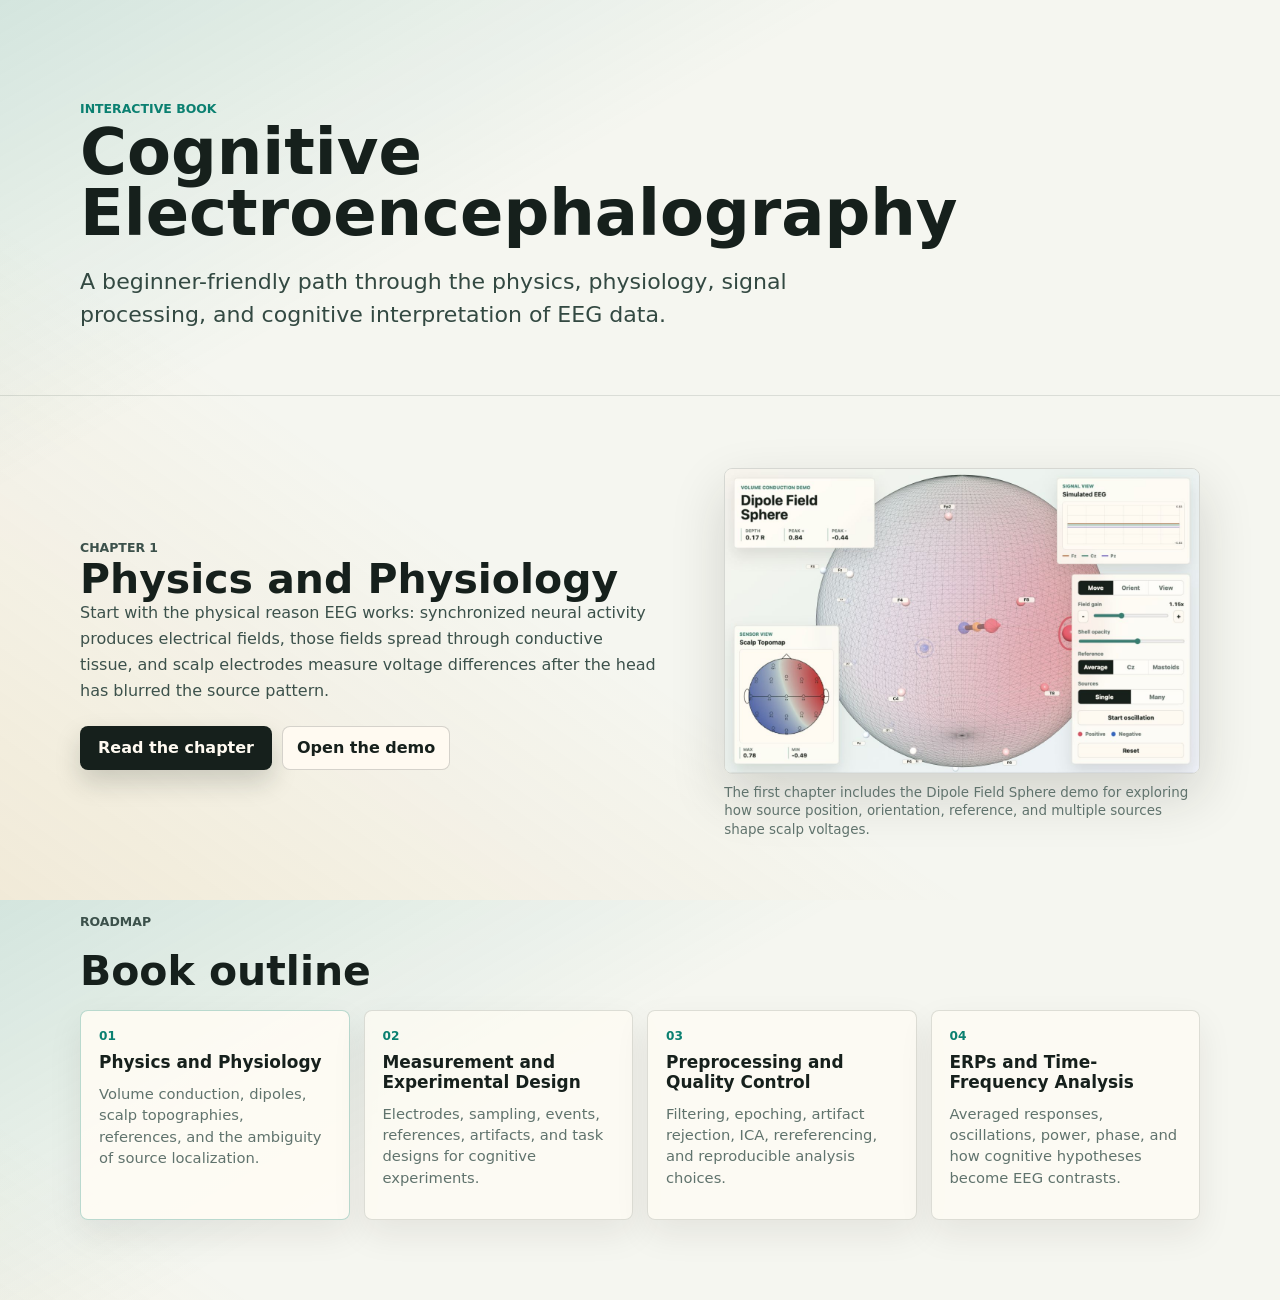
<file: index.html>
<!doctype html>
<html lang="en">
  <head>
    <meta charset="utf-8">
    <meta name="viewport" content="width=device-width, initial-scale=1">
    <title>Cognitive Electroencephalography</title>
    <link rel="stylesheet" href="./styles.css">
  </head>
  <body class="intro-body book-home">
    <header class="book-hero">
      <div class="book-hero-inner">
        <p class="eyebrow">Interactive book</p>
        <h1 class="book-title">Cognitive Electroencephalography</h1>
        <p class="book-lede">
          A beginner-friendly path through the physics, physiology, signal processing, and cognitive interpretation of EEG data.
        </p>
      </div>
    </header>

    <main class="book-main">
      <section class="book-section book-grid" aria-label="Featured chapter">
        <div>
          <p class="eyebrow">Chapter 1</p>
          <h2>Physics and Physiology</h2>
          <p>
            Start with the physical reason EEG works: synchronized neural activity produces electrical fields, those fields spread through conductive tissue, and scalp electrodes measure voltage differences after the head has blurred the source pattern.
          </p>
          <div class="book-actions">
            <a class="primary-link" href="./chapters/physics-and-physiology/index.html">Read the chapter</a>
            <a class="secondary-link" href="./chapters/physics-and-physiology/demo.html">Open the demo</a>
          </div>
        </div>
        <figure class="intro-preview">
          <img src="./artifacts/dipole-restored-sphere-desktop.jpg" alt="Screenshot of the Dipole Field Sphere volume conduction demo">
          <figcaption>The first chapter includes the Dipole Field Sphere demo for exploring how source position, orientation, reference, and multiple sources shape scalp voltages.</figcaption>
        </figure>
      </section>

      <section class="book-section" aria-label="Book outline">
        <p class="eyebrow">Roadmap</p>
        <h2>Book outline</h2>
        <div class="chapter-list">
          <a class="chapter-card is-available" href="./chapters/physics-and-physiology/index.html">
            <span>01</span>
            <h3>Physics and Physiology</h3>
            <p>Volume conduction, dipoles, scalp topographies, references, and the ambiguity of source localization.</p>
          </a>
          <article class="chapter-card">
            <span>02</span>
            <h3>Measurement and Experimental Design</h3>
            <p>Electrodes, sampling, events, references, artifacts, and task designs for cognitive experiments.</p>
          </article>
          <article class="chapter-card">
            <span>03</span>
            <h3>Preprocessing and Quality Control</h3>
            <p>Filtering, epoching, artifact rejection, ICA, rereferencing, and reproducible analysis choices.</p>
          </article>
          <article class="chapter-card">
            <span>04</span>
            <h3>ERPs and Time-Frequency Analysis</h3>
            <p>Averaged responses, oscillations, power, phase, and how cognitive hypotheses become EEG contrasts.</p>
          </article>
        </div>
      </section>
    </main>
  </body>
</html>
</file>
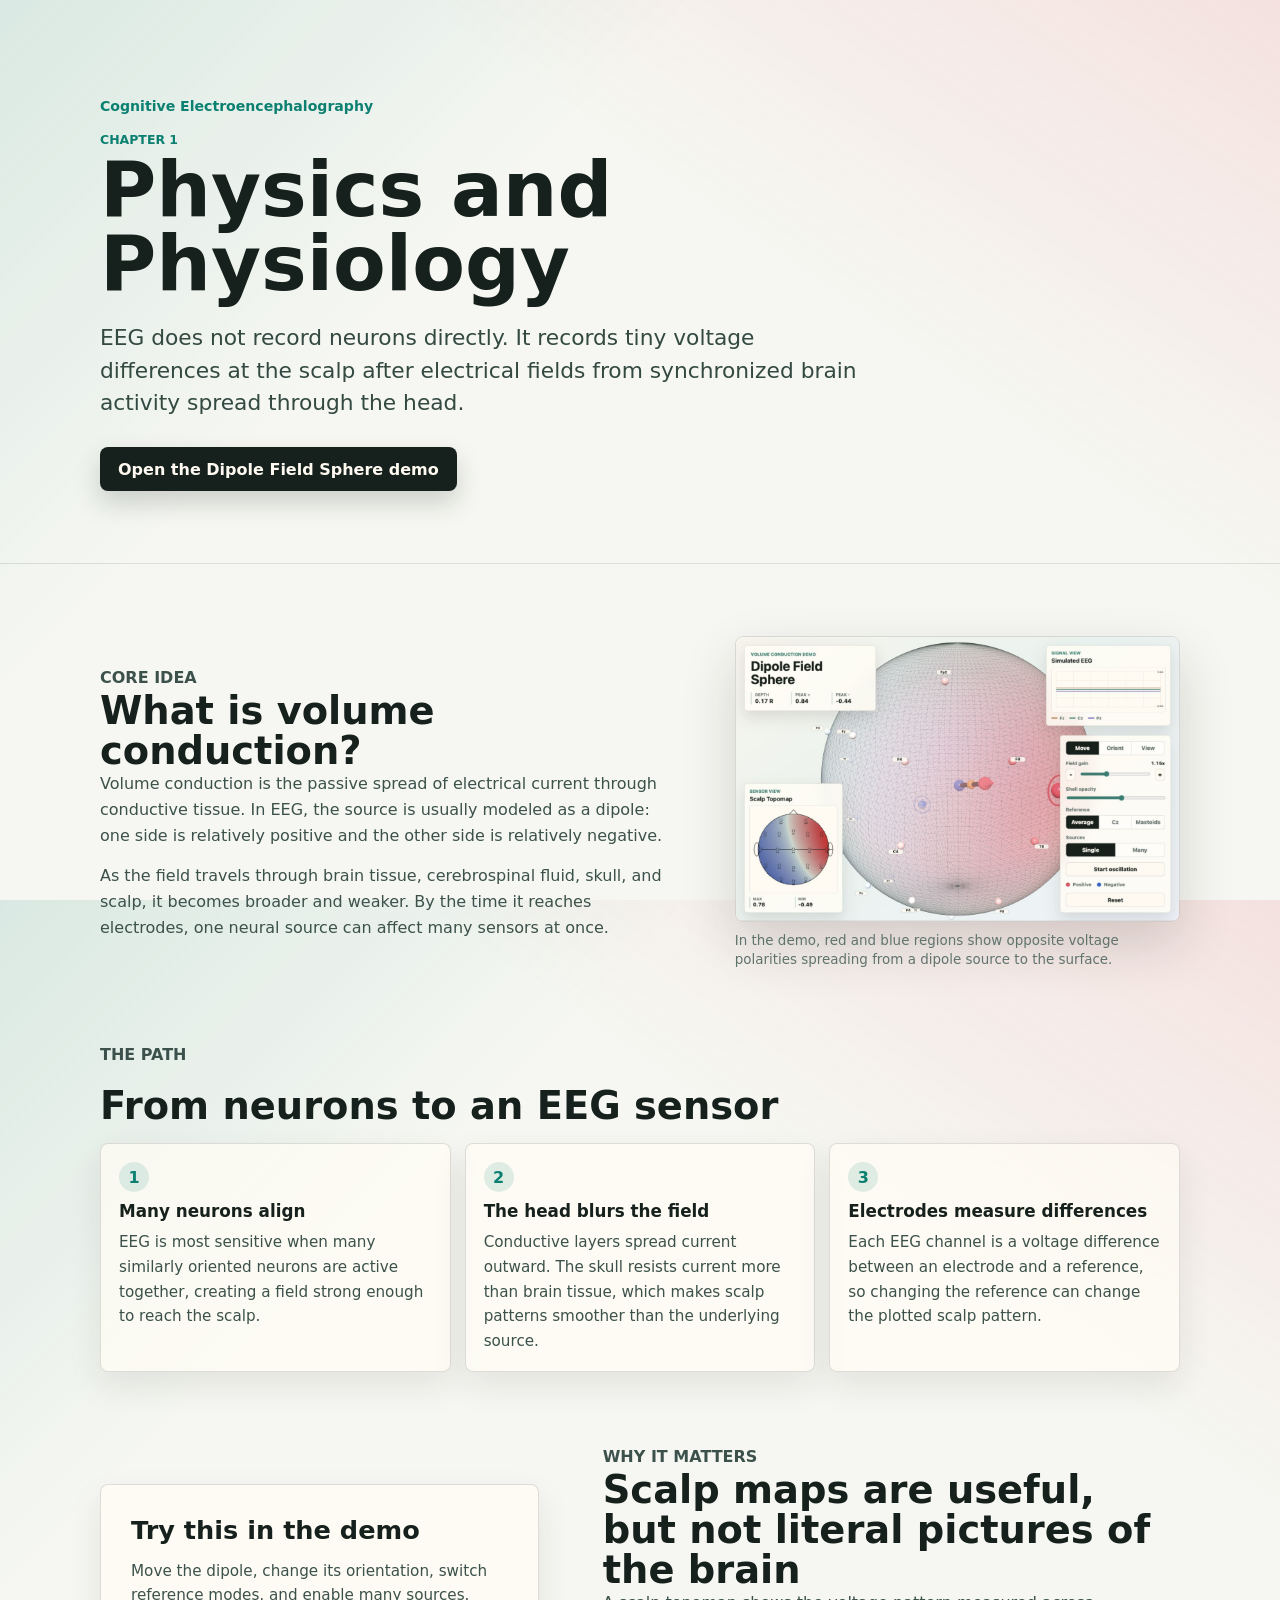
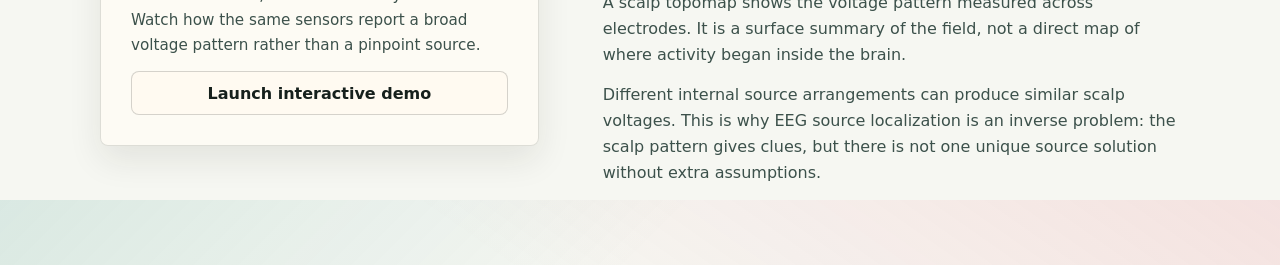
<file: chapters/physics-and-physiology/index.html>
<!doctype html>
<html lang="en">
  <head>
    <meta charset="utf-8">
    <meta name="viewport" content="width=device-width, initial-scale=1">
    <title>Physics and Physiology | Cognitive EEG</title>
    <link rel="stylesheet" href="../../styles.css">
  </head>
  <body class="intro-body">
    <header class="intro-hero">
      <div class="intro-hero-inner">
        <a class="text-link" href="../../index.html">Cognitive Electroencephalography</a>
        <p class="eyebrow">Chapter 1</p>
        <h1 class="intro-title">Physics and Physiology</h1>
        <p class="intro-lede">
          EEG does not record neurons directly. It records tiny voltage differences at the scalp after electrical fields from synchronized brain activity spread through the head.
        </p>
        <a class="primary-link" href="./demo.html">Open the Dipole Field Sphere demo</a>
      </div>
    </header>

    <main class="intro-main">
      <section class="intro-section intro-grid" aria-label="Volume conduction overview">
        <div>
          <p class="eyebrow">Core idea</p>
          <h2>What is volume conduction?</h2>
          <p>
            Volume conduction is the passive spread of electrical current through conductive tissue. In EEG, the source is usually modeled as a dipole: one side is relatively positive and the other side is relatively negative.
          </p>
          <p>
            As the field travels through brain tissue, cerebrospinal fluid, skull, and scalp, it becomes broader and weaker. By the time it reaches electrodes, one neural source can affect many sensors at once.
          </p>
        </div>
        <figure class="intro-preview">
          <img src="../../artifacts/dipole-restored-sphere-desktop.jpg" alt="Screenshot of the Dipole Field Sphere demo showing scalp electrodes and a topomap">
          <figcaption>In the demo, red and blue regions show opposite voltage polarities spreading from a dipole source to the surface.</figcaption>
        </figure>
      </section>

      <section class="intro-section">
        <p class="eyebrow">The path</p>
        <h2>From neurons to an EEG sensor</h2>
        <div class="concept-steps">
          <article>
            <span class="step-number">1</span>
            <h3>Many neurons align</h3>
            <p>EEG is most sensitive when many similarly oriented neurons are active together, creating a field strong enough to reach the scalp.</p>
          </article>
          <article>
            <span class="step-number">2</span>
            <h3>The head blurs the field</h3>
            <p>Conductive layers spread current outward. The skull resists current more than brain tissue, which makes scalp patterns smoother than the underlying source.</p>
          </article>
          <article>
            <span class="step-number">3</span>
            <h3>Electrodes measure differences</h3>
            <p>Each EEG channel is a voltage difference between an electrode and a reference, so changing the reference can change the plotted scalp pattern.</p>
          </article>
        </div>
      </section>

      <section class="intro-section intro-grid reverse" aria-label="Why EEG is ambiguous">
        <div>
          <p class="eyebrow">Why it matters</p>
          <h2>Scalp maps are useful, but not literal pictures of the brain</h2>
          <p>
            A scalp topomap shows the voltage pattern measured across electrodes. It is a surface summary of the field, not a direct map of where activity began inside the brain.
          </p>
          <p>
            Different internal source arrangements can produce similar scalp voltages. This is why EEG source localization is an inverse problem: the scalp pattern gives clues, but there is not one unique source solution without extra assumptions.
          </p>
        </div>
        <div class="callout-panel">
          <h3>Try this in the demo</h3>
          <p>Move the dipole, change its orientation, switch reference modes, and enable many sources. Watch how the same sensors report a broad voltage pattern rather than a pinpoint source.</p>
          <a class="secondary-link" href="./demo.html">Launch interactive demo</a>
        </div>
      </section>
    </main>
  </body>
</html>
</file>
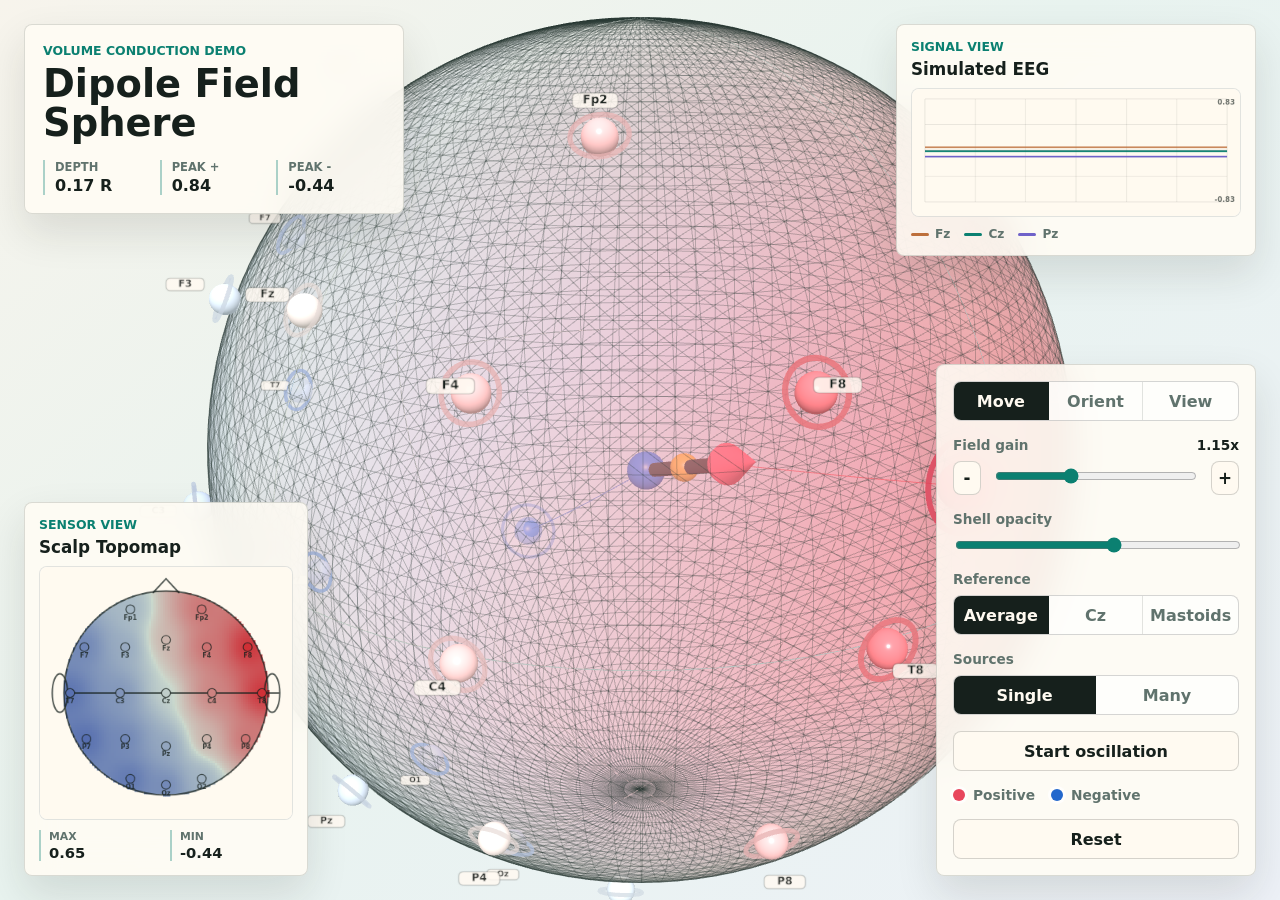
<file: demo.html>
<!doctype html>
<html lang="en">
  <head>
    <meta charset="utf-8">
    <meta name="viewport" content="width=device-width, initial-scale=1">
    <title>Dipole Field Sphere</title>
    <link rel="stylesheet" href="./styles.css">
  </head>
  <body>
    <main class="demo" aria-label="Interactive dipole field sphere demonstration">
      <div id="scene" class="scene"></div>

      <section class="panel title-panel" aria-label="Demo status">
        <div>
          <p class="eyebrow">Volume conduction demo</p>
          <h1>Dipole Field Sphere</h1>
        </div>
        <dl class="readouts">
          <div>
            <dt>Depth</dt>
            <dd id="depthReadout">0.00</dd>
          </div>
          <div>
            <dt>Peak +</dt>
            <dd id="positiveReadout">0.00</dd>
          </div>
          <div>
            <dt>Peak -</dt>
            <dd id="negativeReadout">0.00</dd>
          </div>
        </dl>
      </section>

      <section class="panel map-panel" aria-label="Scalp topomap">
        <div>
          <p class="eyebrow">Sensor view</p>
          <h2>Scalp Topomap</h2>
        </div>
        <canvas id="topomapCanvas" width="320" height="320" aria-label="2D scalp voltage topomap"></canvas>
        <dl class="map-readouts">
          <div>
            <dt>Max</dt>
            <dd id="mapMaxReadout">0.00</dd>
          </div>
          <div>
            <dt>Min</dt>
            <dd id="mapMinReadout">0.00</dd>
          </div>
        </dl>
      </section>

      <section class="panel trace-panel" aria-label="Simulated EEG time series">
        <div>
          <p class="eyebrow">Signal view</p>
          <h2>Simulated EEG</h2>
        </div>
        <canvas id="traceCanvas" width="460" height="180" aria-label="Simulated EEG traces"></canvas>
        <div class="trace-legend" aria-label="Trace channel legend">
          <span><i class="trace-swatch trace-fz"></i>Fz</span>
          <span><i class="trace-swatch trace-cz"></i>Cz</span>
          <span><i class="trace-swatch trace-pz"></i>Pz</span>
        </div>
      </section>

      <section class="panel control-panel" aria-label="Interactive controls">
        <div class="segmented" role="group" aria-label="Drag action">
          <button type="button" class="mode-button is-active" data-mode="move" aria-pressed="true">Move</button>
          <button type="button" class="mode-button" data-mode="orient" aria-pressed="false">Orient</button>
          <button type="button" class="mode-button" data-mode="view" aria-pressed="false">View</button>
        </div>

        <label class="control-row">
          <span>Field gain <output id="gainReadout">1.15x</output></span>
          <span class="range-stepper">
            <button type="button" class="step-button" data-gain-step="-0.15" aria-label="Decrease field gain">-</button>
            <input id="gainInput" type="range" min="0.55" max="2.2" step="0.05" value="1.15">
            <button type="button" class="step-button" data-gain-step="0.15" aria-label="Increase field gain">+</button>
          </span>
        </label>

        <label class="control-row">
          <span>Shell opacity</span>
          <input id="opacityInput" type="range" min="0.28" max="0.78" step="0.02" value="0.56">
        </label>

        <div class="control-block span-all">
          <span class="control-label">Reference</span>
          <div class="segmented" role="group" aria-label="EEG reference mode">
            <button type="button" class="mode-button is-active" data-reference-mode="average" aria-pressed="true">Average</button>
            <button type="button" class="mode-button" data-reference-mode="cz" aria-pressed="false">Cz</button>
            <button type="button" class="mode-button" data-reference-mode="mastoids" aria-pressed="false">Mastoids</button>
          </div>
        </div>

        <div class="control-block span-all">
          <span class="control-label">Sources</span>
          <div class="segmented two-up" role="group" aria-label="Source count mode">
            <button type="button" class="mode-button is-active" data-source-mode="single" aria-pressed="true">Single</button>
            <button type="button" class="mode-button" data-source-mode="many" aria-pressed="false">Many</button>
          </div>
        </div>

        <button type="button" id="animationButton" class="toggle-button span-all" aria-pressed="false">Start oscillation</button>

        <div class="legend" aria-label="Potential polarity legend">
          <span><i class="swatch positive"></i>Positive</span>
          <span><i class="swatch negative"></i>Negative</span>
        </div>

        <button type="button" id="resetButton" class="reset-button">Reset</button>
      </section>
    </main>

    <script type="module" src="./src/field-sphere-demo.js"></script>
  </body>
</html>
</file>
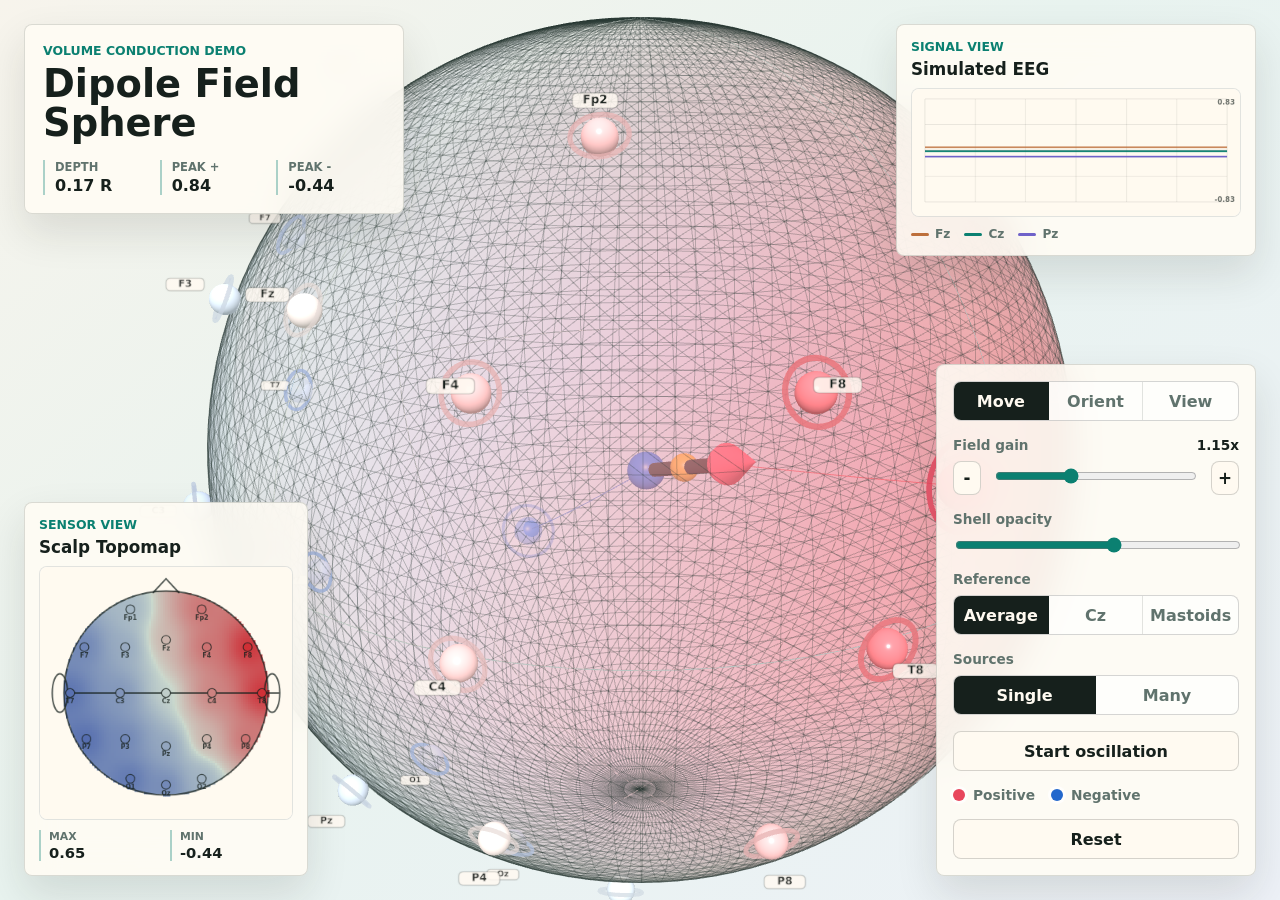
<file: chapters/physics-and-physiology/demo.html>
<!doctype html>
<html lang="en">
  <head>
    <meta charset="utf-8">
    <meta name="viewport" content="width=device-width, initial-scale=1">
    <title>Dipole Field Sphere | Physics and Physiology</title>
    <link rel="stylesheet" href="../../styles.css">
  </head>
  <body>
    <main class="demo" aria-label="Interactive dipole field sphere demonstration">
      <div id="scene" class="scene"></div>

      <section class="panel title-panel" aria-label="Demo status">
        <div>
          <p class="eyebrow">Volume conduction demo</p>
          <h1>Dipole Field Sphere</h1>
        </div>
        <dl class="readouts">
          <div>
            <dt>Depth</dt>
            <dd id="depthReadout">0.00</dd>
          </div>
          <div>
            <dt>Peak +</dt>
            <dd id="positiveReadout">0.00</dd>
          </div>
          <div>
            <dt>Peak -</dt>
            <dd id="negativeReadout">0.00</dd>
          </div>
        </dl>
      </section>

      <section class="panel map-panel" aria-label="Scalp topomap">
        <div>
          <p class="eyebrow">Sensor view</p>
          <h2>Scalp Topomap</h2>
        </div>
        <canvas id="topomapCanvas" width="320" height="320" aria-label="2D scalp voltage topomap"></canvas>
        <dl class="map-readouts">
          <div>
            <dt>Max</dt>
            <dd id="mapMaxReadout">0.00</dd>
          </div>
          <div>
            <dt>Min</dt>
            <dd id="mapMinReadout">0.00</dd>
          </div>
        </dl>
      </section>

      <section class="panel trace-panel" aria-label="Simulated EEG time series">
        <div>
          <p class="eyebrow">Signal view</p>
          <h2>Simulated EEG</h2>
        </div>
        <canvas id="traceCanvas" width="460" height="180" aria-label="Simulated EEG traces"></canvas>
        <div class="trace-legend" aria-label="Trace channel legend">
          <span><i class="trace-swatch trace-fz"></i>Fz</span>
          <span><i class="trace-swatch trace-cz"></i>Cz</span>
          <span><i class="trace-swatch trace-pz"></i>Pz</span>
        </div>
      </section>

      <section class="panel control-panel" aria-label="Interactive controls">
        <div class="segmented" role="group" aria-label="Drag action">
          <button type="button" class="mode-button is-active" data-mode="move" aria-pressed="true">Move</button>
          <button type="button" class="mode-button" data-mode="orient" aria-pressed="false">Orient</button>
          <button type="button" class="mode-button" data-mode="view" aria-pressed="false">View</button>
        </div>

        <label class="control-row">
          <span>Field gain <output id="gainReadout">1.15x</output></span>
          <span class="range-stepper">
            <button type="button" class="step-button" data-gain-step="-0.15" aria-label="Decrease field gain">-</button>
            <input id="gainInput" type="range" min="0.55" max="2.2" step="0.05" value="1.15">
            <button type="button" class="step-button" data-gain-step="0.15" aria-label="Increase field gain">+</button>
          </span>
        </label>

        <label class="control-row">
          <span>Shell opacity</span>
          <input id="opacityInput" type="range" min="0.28" max="0.78" step="0.02" value="0.56">
        </label>

        <div class="control-block span-all">
          <span class="control-label">Reference</span>
          <div class="segmented" role="group" aria-label="EEG reference mode">
            <button type="button" class="mode-button is-active" data-reference-mode="average" aria-pressed="true">Average</button>
            <button type="button" class="mode-button" data-reference-mode="cz" aria-pressed="false">Cz</button>
            <button type="button" class="mode-button" data-reference-mode="mastoids" aria-pressed="false">Mastoids</button>
          </div>
        </div>

        <div class="control-block span-all">
          <span class="control-label">Sources</span>
          <div class="segmented two-up" role="group" aria-label="Source count mode">
            <button type="button" class="mode-button is-active" data-source-mode="single" aria-pressed="true">Single</button>
            <button type="button" class="mode-button" data-source-mode="many" aria-pressed="false">Many</button>
          </div>
        </div>

        <button type="button" id="animationButton" class="toggle-button span-all" aria-pressed="false">Start oscillation</button>

        <div class="legend" aria-label="Potential polarity legend">
          <span><i class="swatch positive"></i>Positive</span>
          <span><i class="swatch negative"></i>Negative</span>
        </div>

        <button type="button" id="resetButton" class="reset-button">Reset</button>
      </section>
    </main>

    <script type="module" src="../../src/field-sphere-demo.js"></script>
  </body>
</html>
</file>
<file: styles.css>
:root {
  color-scheme: light;
  --paper: #f4f1e8;
  --ink: #16201c;
  --muted: #60736d;
  --panel: rgba(255, 252, 244, 0.88);
  --line: rgba(31, 45, 39, 0.16);
  --accent: #0b8071;
  --positive: #e8475d;
  --negative: #2368cc;
  --amber: #d6952a;
  font-family: Inter, ui-sans-serif, system-ui, -apple-system, BlinkMacSystemFont, "Segoe UI", sans-serif;
}

* {
  box-sizing: border-box;
}

html,
body {
  width: 100%;
  height: 100%;
  margin: 0;
}

body {
  overflow: hidden;
  background: linear-gradient(140deg, #f7f4ec 0%, #e8f3ef 46%, #edf1f7 100%);
  color: var(--ink);
}

.intro-body {
  min-height: 100%;
  overflow: auto;
  background:
    linear-gradient(135deg, rgba(11, 128, 113, 0.12), transparent 32%),
    linear-gradient(215deg, rgba(232, 71, 93, 0.12), transparent 34%),
    #f6f7f2;
}

.book-home {
  background:
    linear-gradient(150deg, rgba(11, 128, 113, 0.14), transparent 30%),
    linear-gradient(35deg, rgba(214, 149, 42, 0.12), transparent 38%),
    #f5f6f0;
}

button,
input {
  font: inherit;
}

.demo,
.scene {
  position: fixed;
  inset: 0;
}

.scene {
  cursor: grab;
  touch-action: none;
}

.scene:active {
  cursor: grabbing;
}

.scene canvas {
  display: block;
  width: 100%;
  height: 100%;
  touch-action: none;
}

.intro-hero {
  display: grid;
  align-items: end;
  min-height: 48vh;
  padding: clamp(36px, 8vw, 96px) 24px clamp(34px, 6vw, 72px);
  border-bottom: 1px solid rgba(31, 45, 39, 0.12);
}

.intro-hero-inner,
.intro-main {
  width: min(1080px, calc(100vw - 48px));
  margin: 0 auto;
}

.intro-title {
  max-width: 820px;
  font-size: clamp(2.4rem, 6vw, 5.4rem);
  line-height: 0.96;
  overflow-wrap: anywhere;
}

.intro-lede {
  max-width: 760px;
  margin: 22px 0 28px;
  color: #334942;
  font-size: clamp(1.05rem, 2vw, 1.36rem);
  line-height: 1.48;
}

.primary-link,
.secondary-link {
  display: inline-flex;
  align-items: center;
  justify-content: center;
  min-height: 44px;
  border-radius: 8px;
  font-weight: 820;
  text-decoration: none;
}

.primary-link {
  padding: 0 18px;
  background: var(--ink);
  color: #fffaf1;
  box-shadow: 0 12px 26px rgba(22, 32, 28, 0.18);
}

.secondary-link {
  padding: 0 14px;
  border: 1px solid rgba(22, 32, 28, 0.18);
  background: #fffaf1;
  color: var(--ink);
}

.text-link {
  display: inline-flex;
  width: fit-content;
  margin-bottom: 18px;
  color: var(--accent);
  font-size: 0.88rem;
  font-weight: 820;
  text-decoration: none;
}

.text-link:hover,
.chapter-card:hover h3 {
  text-decoration: underline;
}

.book-hero {
  display: grid;
  min-height: 44vh;
  align-items: end;
  padding: clamp(36px, 8vw, 92px) 24px clamp(32px, 6vw, 64px);
  border-bottom: 1px solid rgba(31, 45, 39, 0.12);
}

.book-hero-inner,
.book-main {
  width: min(1120px, calc(100vw - 48px));
  margin: 0 auto;
}

.book-title {
  max-width: 920px;
  font-size: clamp(2.1rem, 5vw, 4.6rem);
  line-height: 0.94;
  overflow-wrap: anywhere;
}

.book-lede {
  max-width: 760px;
  margin: 22px 0 0;
  color: #334942;
  font-size: clamp(1.08rem, 2vw, 1.38rem);
  line-height: 1.5;
}

.book-main {
  display: grid;
  gap: clamp(34px, 6vw, 72px);
  padding: clamp(32px, 6vw, 72px) 0 80px;
}

.book-section {
  display: grid;
  gap: 18px;
}

.book-grid {
  grid-template-columns: minmax(0, 1fr) minmax(320px, 0.82fr);
  align-items: center;
  gap: clamp(28px, 5vw, 64px);
}

.book-section h2 {
  margin: 0;
  max-width: 740px;
  font-size: clamp(1.8rem, 3.2vw, 3rem);
  line-height: 1.03;
}

.book-section p {
  max-width: 760px;
  margin: 0;
  color: #3c514b;
  line-height: 1.62;
}

.book-actions {
  display: flex;
  flex-wrap: wrap;
  gap: 10px;
  margin-top: 22px;
}

.chapter-list {
  display: grid;
  grid-template-columns: repeat(4, minmax(0, 1fr));
  gap: 14px;
}

.chapter-card {
  display: grid;
  align-content: start;
  min-height: 210px;
  gap: 10px;
  border: 1px solid rgba(31, 45, 39, 0.14);
  border-radius: 8px;
  background: rgba(255, 252, 244, 0.7);
  padding: 18px;
  color: inherit;
  text-decoration: none;
  box-shadow: 0 14px 34px rgba(33, 30, 22, 0.08);
}

.chapter-card.is-available {
  background: rgba(255, 252, 244, 0.88);
  border-color: rgba(11, 128, 113, 0.28);
}

.chapter-card span {
  color: var(--accent);
  font-size: 0.76rem;
  font-weight: 850;
}

.chapter-card h3 {
  margin: 0;
  font-size: 1.06rem;
  line-height: 1.16;
}

.chapter-card p {
  color: var(--muted);
  font-size: 0.92rem;
  line-height: 1.45;
}

.intro-main {
  display: grid;
  gap: clamp(34px, 6vw, 72px);
  padding: clamp(32px, 6vw, 72px) 0 80px;
}

.intro-section {
  display: grid;
  gap: 18px;
}

.intro-grid {
  grid-template-columns: minmax(0, 1fr) minmax(320px, 0.78fr);
  align-items: center;
  gap: clamp(28px, 5vw, 64px);
}

.intro-grid.reverse {
  grid-template-columns: minmax(320px, 0.76fr) minmax(0, 1fr);
}

.intro-grid.reverse > div:first-child {
  grid-column: 2;
}

.intro-grid.reverse > .callout-panel {
  grid-column: 1;
  grid-row: 1;
}

.intro-section h2 {
  margin: 0;
  max-width: 720px;
  font-size: clamp(1.7rem, 3vw, 2.8rem);
  line-height: 1.04;
}

.intro-section h3 {
  margin: 10px 0 8px;
  font-size: 1.05rem;
  line-height: 1.18;
}

.intro-section p {
  max-width: 740px;
  margin: 0;
  color: #3c514b;
  font-size: 1rem;
  line-height: 1.62;
}

.intro-section p + p {
  margin-top: 14px;
}

.intro-preview {
  margin: 0;
}

.intro-preview img {
  display: block;
  width: 100%;
  border: 1px solid rgba(22, 32, 28, 0.14);
  border-radius: 8px;
  box-shadow: 0 22px 54px rgba(33, 30, 22, 0.16);
}

.intro-preview figcaption {
  margin-top: 10px;
  color: var(--muted);
  font-size: 0.84rem;
  line-height: 1.4;
}

.concept-steps {
  display: grid;
  grid-template-columns: repeat(3, minmax(0, 1fr));
  gap: 14px;
}

.concept-steps article,
.callout-panel {
  border: 1px solid rgba(31, 45, 39, 0.14);
  border-radius: 8px;
  background: rgba(255, 252, 244, 0.72);
  box-shadow: 0 14px 34px rgba(33, 30, 22, 0.09);
}

.concept-steps article {
  padding: 18px;
}

.concept-steps p,
.callout-panel p {
  font-size: 0.95rem;
}

.step-number {
  display: grid;
  place-items: center;
  width: 30px;
  height: 30px;
  border-radius: 50%;
  background: rgba(11, 128, 113, 0.12);
  color: var(--accent);
  font-weight: 850;
}

.callout-panel {
  display: grid;
  gap: 14px;
  padding: clamp(20px, 4vw, 30px);
}

.callout-panel h3 {
  margin: 0;
  font-size: clamp(1.4rem, 2vw, 1.9rem);
}

.panel {
  position: fixed;
  z-index: 2;
  border: 1px solid var(--line);
  border-radius: 8px;
  background: var(--panel);
  box-shadow: 0 18px 42px rgba(33, 30, 22, 0.12);
  backdrop-filter: blur(16px);
}

.title-panel {
  top: 24px;
  left: 24px;
  display: grid;
  gap: 18px;
  width: min(380px, calc(100vw - 48px));
  padding: 18px;
}

.eyebrow {
  margin: 0 0 6px;
  color: var(--accent);
  font-size: 0.78rem;
  font-weight: 750;
  text-transform: uppercase;
}

h1 {
  margin: 0;
  font-size: clamp(1.65rem, 3vw, 2.7rem);
  line-height: 1.02;
  letter-spacing: 0;
}

h2 {
  margin: 0;
  font-size: 1.05rem;
  line-height: 1.08;
  letter-spacing: 0;
}

.readouts {
  display: grid;
  grid-template-columns: repeat(3, minmax(0, 1fr));
  gap: 8px;
  margin: 0;
}

.readouts div {
  min-width: 0;
  border-left: 2px solid rgba(11, 128, 113, 0.34);
  padding-left: 10px;
}

.readouts dt {
  color: var(--muted);
  font-size: 0.72rem;
  font-weight: 700;
  text-transform: uppercase;
}

.readouts dd {
  margin: 2px 0 0;
  overflow-wrap: anywhere;
  font-variant-numeric: tabular-nums;
  font-size: 1rem;
  font-weight: 780;
}

.map-panel {
  left: 24px;
  bottom: 24px;
  display: grid;
  gap: 10px;
  width: min(284px, calc(100vw - 48px));
  padding: 14px;
}

.map-panel canvas {
  display: block;
  width: 100%;
  aspect-ratio: 1;
  border: 1px solid rgba(22, 32, 28, 0.12);
  border-radius: 8px;
  background: rgba(255, 255, 255, 0.58);
}

.map-readouts {
  display: grid;
  grid-template-columns: 1fr 1fr;
  gap: 8px;
  margin: 0;
}

.map-readouts div {
  border-left: 2px solid rgba(11, 128, 113, 0.34);
  padding-left: 8px;
}

.map-readouts dt {
  color: var(--muted);
  font-size: 0.68rem;
  font-weight: 720;
  text-transform: uppercase;
}

.map-readouts dd {
  margin: 1px 0 0;
  font-variant-numeric: tabular-nums;
  font-size: 0.92rem;
  font-weight: 780;
}

.trace-panel {
  top: 24px;
  right: 24px;
  display: grid;
  gap: 10px;
  width: min(360px, calc(100vw - 48px));
  padding: 14px;
}

.trace-panel canvas {
  display: block;
  width: 100%;
  aspect-ratio: 23 / 9;
  border: 1px solid rgba(22, 32, 28, 0.12);
  border-radius: 8px;
  background: rgba(255, 255, 255, 0.58);
}

.trace-legend {
  display: flex;
  flex-wrap: wrap;
  gap: 8px 14px;
  color: var(--muted);
  font-size: 0.76rem;
  font-weight: 720;
}

.trace-legend span {
  display: inline-flex;
  align-items: center;
  gap: 6px;
}

.trace-swatch {
  width: 18px;
  height: 3px;
  border-radius: 999px;
}

.trace-fz {
  background: #bd6f3b;
}

.trace-cz {
  background: #0b8071;
}

.trace-pz {
  background: #6f62c9;
}

.control-panel {
  right: 24px;
  bottom: 24px;
  display: grid;
  gap: 16px;
  width: min(320px, calc(100vw - 48px));
  padding: 16px;
}

.segmented {
  display: grid;
  grid-template-columns: repeat(3, minmax(0, 1fr));
  overflow: hidden;
  border: 1px solid rgba(22, 32, 28, 0.18);
  border-radius: 8px;
  background: rgba(255, 255, 255, 0.58);
}

.mode-button {
  min-height: 38px;
  border: 0;
  border-right: 1px solid rgba(22, 32, 28, 0.12);
  background: transparent;
  color: var(--muted);
  font-weight: 760;
  cursor: pointer;
}

.mode-button:last-child {
  border-right: 0;
}

.mode-button.is-active {
  background: var(--ink);
  color: #fffaf1;
}

.control-row {
  display: grid;
  gap: 8px;
  color: var(--muted);
  font-size: 0.85rem;
  font-weight: 720;
}

.control-row > span {
  display: flex;
  align-items: baseline;
  justify-content: space-between;
  gap: 12px;
}

.control-row output {
  color: var(--ink);
  font-variant-numeric: tabular-nums;
  font-weight: 780;
}

.control-row input {
  width: 100%;
  accent-color: var(--accent);
}

.range-stepper {
  display: grid;
  grid-template-columns: 34px minmax(0, 1fr) 34px;
  align-items: center;
  gap: 8px;
}

.step-button {
  display: grid;
  place-items: center;
  width: 34px;
  height: 34px;
  border: 1px solid rgba(22, 32, 28, 0.18);
  border-radius: 8px;
  background: #fffaf1;
  color: var(--ink);
  font-size: 1.05rem;
  font-weight: 820;
  line-height: 1;
  cursor: pointer;
}

.step-button:active {
  transform: translateY(1px);
}

.control-block {
  display: grid;
  gap: 8px;
}

.control-label {
  color: var(--muted);
  font-size: 0.85rem;
  font-weight: 720;
}

.two-up {
  grid-template-columns: repeat(2, minmax(0, 1fr));
}

.toggle-button {
  min-height: 40px;
  border: 1px solid rgba(22, 32, 28, 0.18);
  border-radius: 8px;
  background: #fffaf1;
  color: var(--ink);
  font-weight: 780;
  cursor: pointer;
}

.toggle-button.is-active {
  background: var(--accent);
  color: #fffaf1;
}

.legend {
  display: flex;
  flex-wrap: wrap;
  gap: 10px 16px;
  color: var(--muted);
  font-size: 0.86rem;
  font-weight: 720;
}

.legend span {
  display: inline-flex;
  align-items: center;
  gap: 8px;
}

.swatch {
  width: 12px;
  height: 12px;
  border-radius: 50%;
  box-shadow: 0 0 0 3px rgba(255, 255, 255, 0.72);
}

.swatch.positive {
  background: var(--positive);
}

.swatch.negative {
  background: var(--negative);
}

.reset-button {
  min-height: 40px;
  border: 1px solid rgba(22, 32, 28, 0.18);
  border-radius: 8px;
  background: #fffaf1;
  color: var(--ink);
  font-weight: 780;
  cursor: pointer;
}

.reset-button:hover,
.mode-button:hover,
.toggle-button:hover {
  filter: brightness(0.98);
}

@media (max-width: 760px) {
  .title-panel {
    top: 12px;
    left: 12px;
    width: calc(100vw - 24px);
    padding: 14px;
    gap: 12px;
  }

  h1 {
    font-size: 1.45rem;
  }

  .control-panel {
    right: 12px;
    bottom: 12px;
    width: calc(100vw - 24px);
    grid-template-columns: 1fr 1fr;
    gap: 12px;
    padding: 12px;
  }

  .map-panel {
    top: 178px;
    bottom: auto;
    left: 12px;
    width: 120px;
    gap: 7px;
    padding: 8px;
  }

  .trace-panel {
    top: 178px;
    right: 12px;
    width: calc(100vw - 156px);
    gap: 7px;
    padding: 10px;
  }

  .trace-panel .eyebrow {
    margin-bottom: 3px;
    font-size: 0.62rem;
  }

  .trace-panel h2 {
    font-size: 0.86rem;
  }

  .trace-legend {
    gap: 5px 9px;
    font-size: 0.66rem;
  }

  .map-panel .eyebrow {
    margin-bottom: 3px;
    font-size: 0.62rem;
  }

  .map-panel h2 {
    font-size: 0.86rem;
  }

  .map-readouts dt {
    font-size: 0.6rem;
  }

  .map-readouts dd {
    font-size: 0.74rem;
  }

  .map-readouts {
    display: none;
  }

  .segmented,
  .span-all,
  .legend,
  .reset-button {
    grid-column: 1 / -1;
  }

  .readouts dd {
    font-size: 0.92rem;
  }
}

@media (max-width: 460px) {
  .readouts {
    grid-template-columns: 1fr 1fr;
  }

  .control-panel {
    grid-template-columns: 1fr;
  }
}

@media (max-width: 820px) {
  .intro-hero {
    min-height: auto;
    padding-top: 42px;
  }

  .book-hero {
    min-height: auto;
    padding-top: 42px;
  }

  .intro-grid,
  .intro-grid.reverse,
  .book-grid {
    grid-template-columns: 1fr;
  }

  .intro-grid.reverse > div:first-child,
  .intro-grid.reverse > .callout-panel {
    grid-column: auto;
    grid-row: auto;
  }

  .concept-steps {
    grid-template-columns: 1fr;
  }

  .chapter-list {
    grid-template-columns: repeat(2, minmax(0, 1fr));
  }
}

@media (max-width: 520px) {
  .intro-hero-inner,
  .intro-main,
  .book-hero-inner,
  .book-main {
    width: calc(100vw - 32px);
  }

  .intro-hero,
  .book-hero {
    padding-left: 16px;
    padding-right: 16px;
  }

  .intro-title {
    font-size: 2.18rem;
  }

  .book-title {
    font-size: 2.42rem;
  }

  .primary-link,
  .secondary-link {
    width: 100%;
  }

  .chapter-list {
    grid-template-columns: 1fr;
  }

  .book-actions {
    flex-direction: column;
  }
}
</file>
